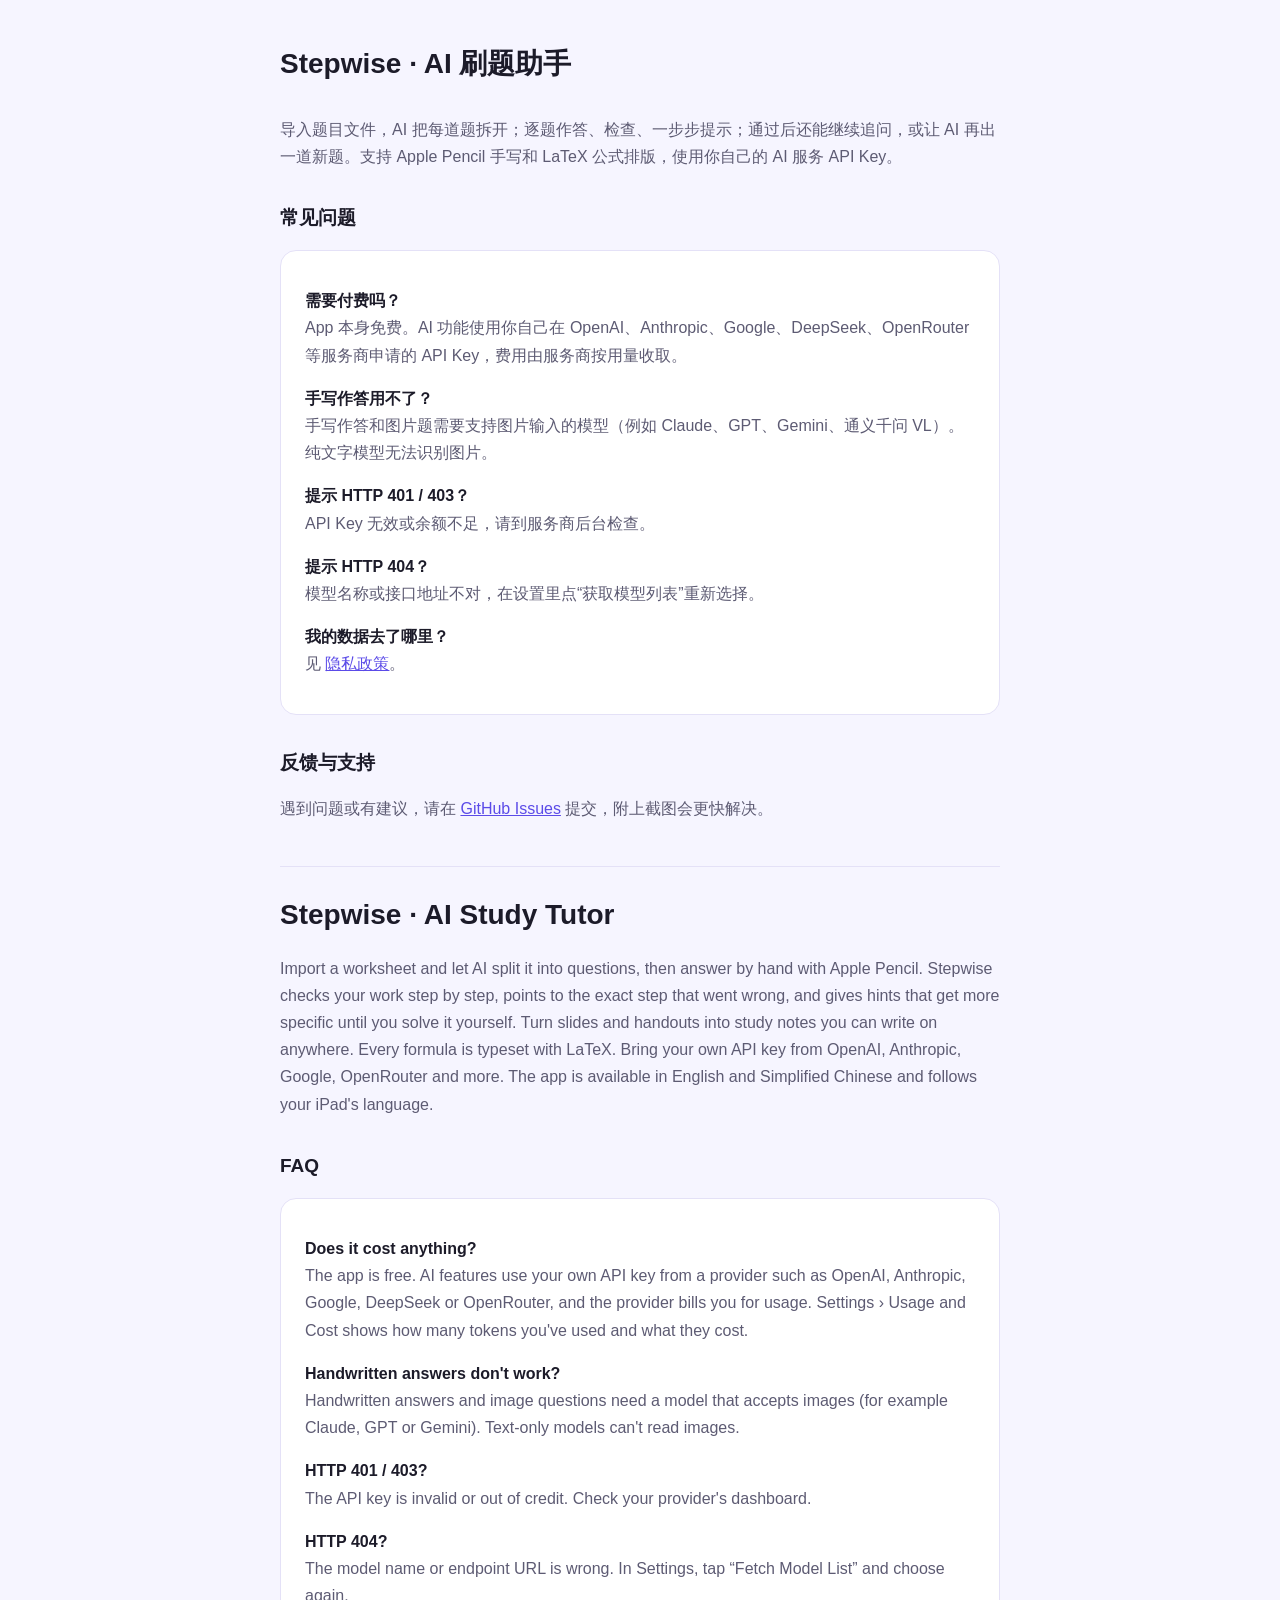
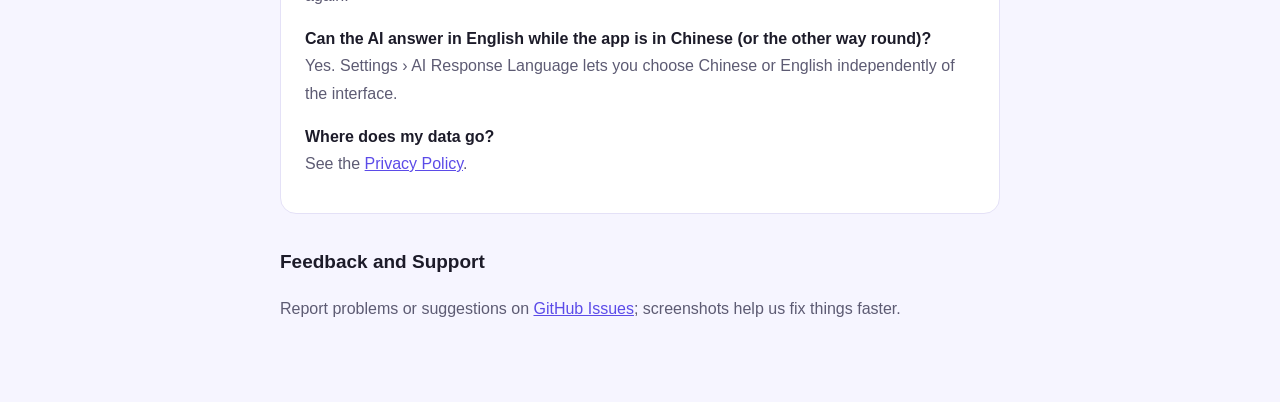
<file: docs/index.html>
<!doctype html>
<html lang="zh-Hans">
<head>
<meta charset="utf-8">
<meta name="viewport" content="width=device-width,initial-scale=1">
<title>Stepwise · AI 刷题助手</title>
<link rel="stylesheet" href="style.css">
</head>
<body>
<main>
<header><h1>Stepwise · AI 刷题助手</h1></header>
<p>导入题目文件，AI 把每道题拆开；逐题作答、检查、一步步提示；通过后还能继续追问，或让 AI 再出一道新题。支持 Apple Pencil 手写和 LaTeX 公式排版，使用你自己的 AI 服务 API Key。</p>

<h2>常见问题</h2>
<div class="card">
<p><strong>需要付费吗？</strong><br>App 本身免费。AI 功能使用你自己在 OpenAI、Anthropic、Google、DeepSeek、OpenRouter 等服务商申请的 API Key，费用由服务商按用量收取。</p>
<p><strong>手写作答用不了？</strong><br>手写作答和图片题需要支持图片输入的模型（例如 Claude、GPT、Gemini、通义千问 VL）。纯文字模型无法识别图片。</p>
<p><strong>提示 HTTP 401 / 403？</strong><br>API Key 无效或余额不足，请到服务商后台检查。</p>
<p><strong>提示 HTTP 404？</strong><br>模型名称或接口地址不对，在设置里点“获取模型列表”重新选择。</p>
<p><strong>我的数据去了哪里？</strong><br>见 <a href="privacy.html">隐私政策</a>。</p>
</div>

<h2>反馈与支持</h2>
<p>遇到问题或有建议，请在 <a href="https://github.com/lswill2007/Stepwise/issues">GitHub Issues</a> 提交，附上截图会更快解决。</p>

<section class="lang" lang="en">
<h1>Stepwise · AI Study Tutor</h1>
<p>Import a worksheet and let AI split it into questions, then answer by hand with Apple Pencil. Stepwise checks your work step by step, points to the exact step that went wrong, and gives hints that get more specific until you solve it yourself. Turn slides and handouts into study notes you can write on anywhere. Every formula is typeset with LaTeX. Bring your own API key from OpenAI, Anthropic, Google, OpenRouter and more. The app is available in English and Simplified Chinese and follows your iPad's language.</p>

<h2>FAQ</h2>
<div class="card">
<p><strong>Does it cost anything?</strong><br>The app is free. AI features use your own API key from a provider such as OpenAI, Anthropic, Google, DeepSeek or OpenRouter, and the provider bills you for usage. Settings › Usage and Cost shows how many tokens you've used and what they cost.</p>
<p><strong>Handwritten answers don't work?</strong><br>Handwritten answers and image questions need a model that accepts images (for example Claude, GPT or Gemini). Text-only models can't read images.</p>
<p><strong>HTTP 401 / 403?</strong><br>The API key is invalid or out of credit. Check your provider's dashboard.</p>
<p><strong>HTTP 404?</strong><br>The model name or endpoint URL is wrong. In Settings, tap “Fetch Model List” and choose again.</p>
<p><strong>Can the AI answer in English while the app is in Chinese (or the other way round)?</strong><br>Yes. Settings › AI Response Language lets you choose Chinese or English independently of the interface.</p>
<p><strong>Where does my data go?</strong><br>See the <a href="privacy.html">Privacy Policy</a>.</p>
</div>

<h2>Feedback and Support</h2>
<p>Report problems or suggestions on <a href="https://github.com/lswill2007/Stepwise/issues">GitHub Issues</a>; screenshots help us fix things faster.</p>
</section>
</main>
</body>
</html>
</file>
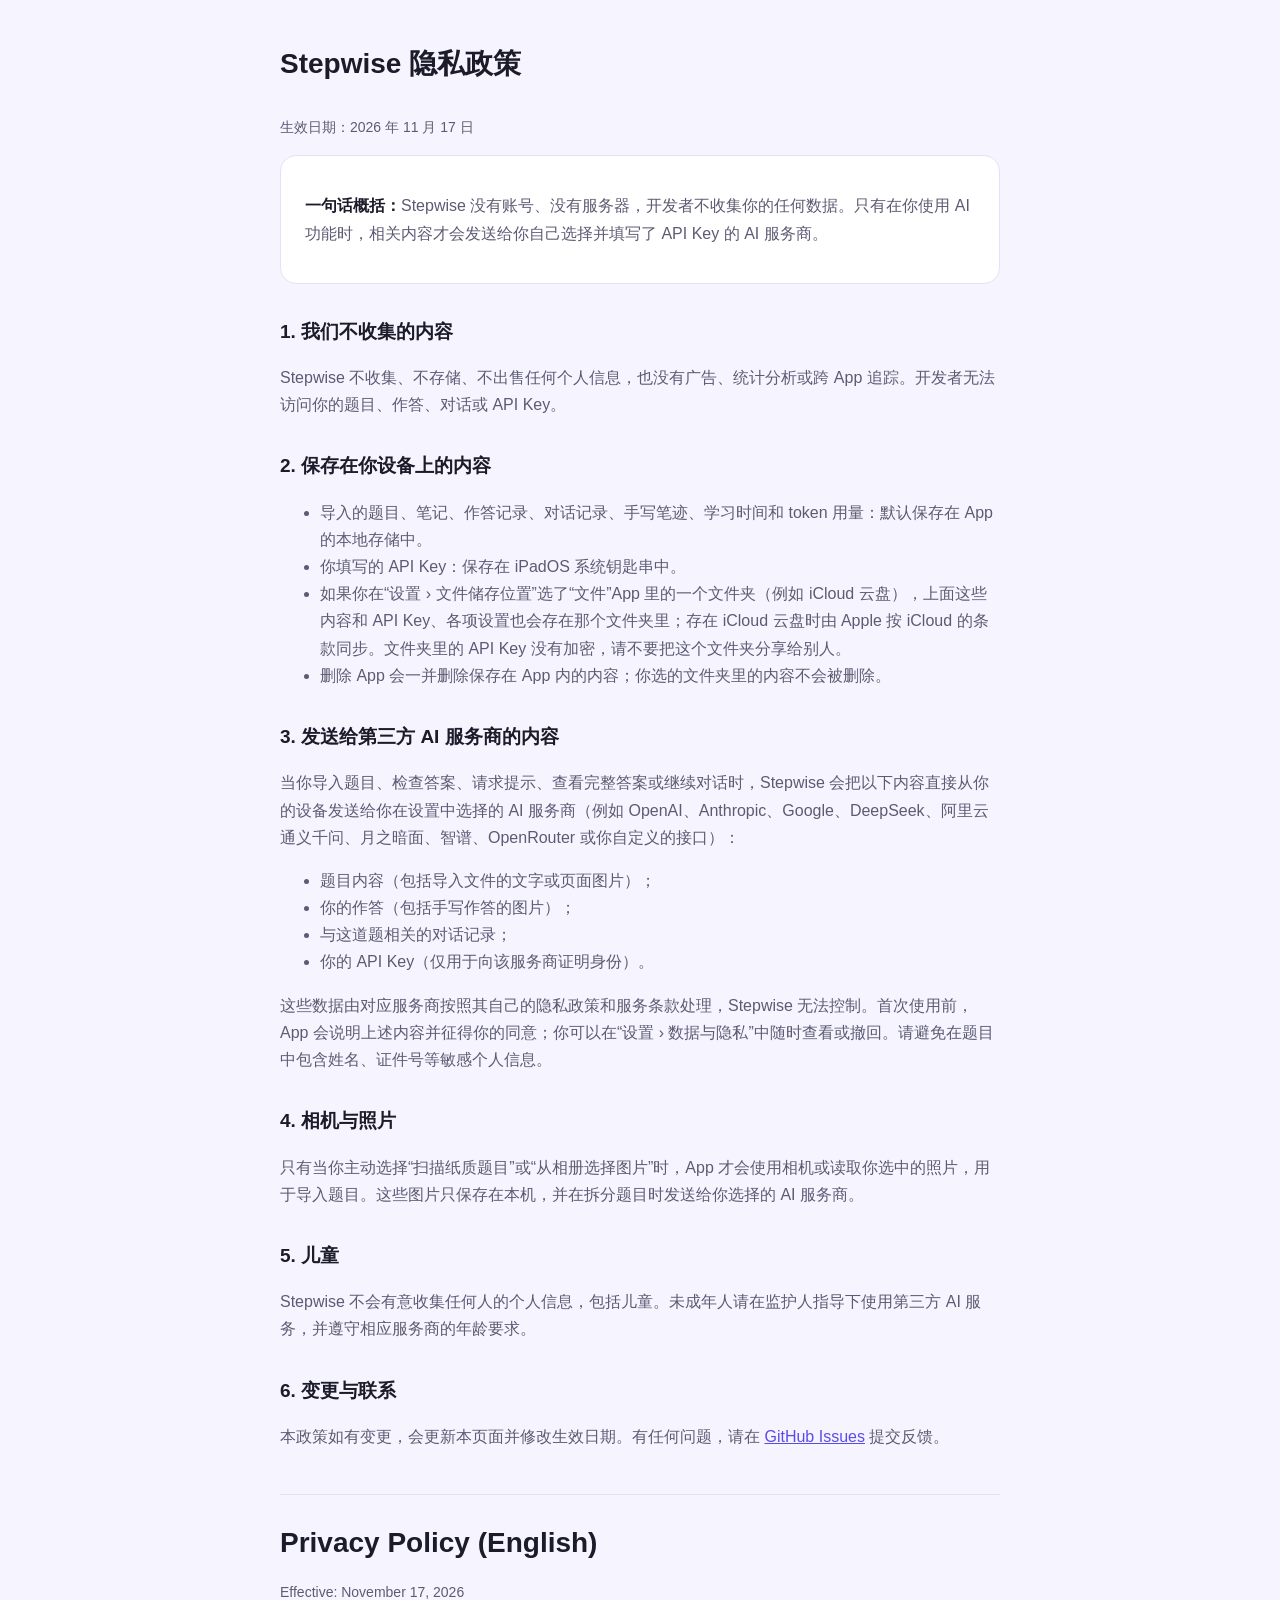
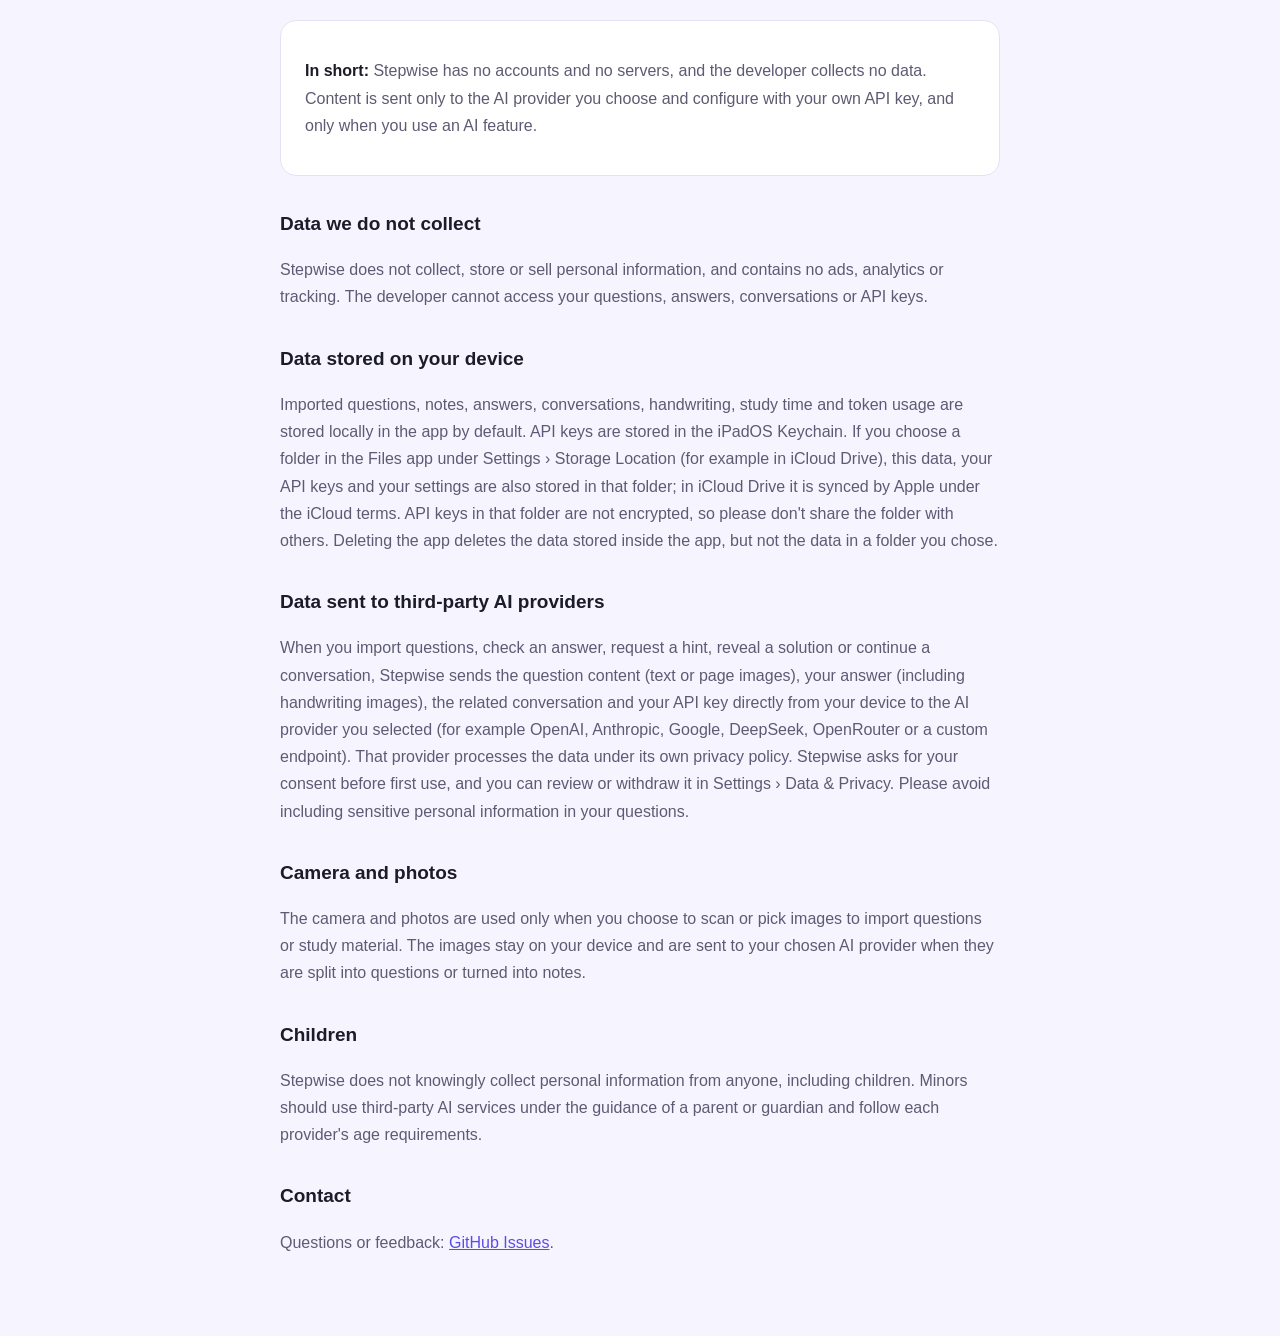
<file: docs/privacy.html>
<!doctype html>
<html lang="zh-Hans">
<head>
<meta charset="utf-8">
<meta name="viewport" content="width=device-width,initial-scale=1">
<title>Stepwise 隐私政策 · Privacy Policy</title>
<link rel="stylesheet" href="style.css">
</head>
<body>
<main>
<header><h1>Stepwise 隐私政策</h1></header>
<p class="updated">生效日期：2026 年 11 月 17 日</p>

<div class="card">
<p><strong>一句话概括：</strong>Stepwise 没有账号、没有服务器，开发者不收集你的任何数据。只有在你使用 AI 功能时，相关内容才会发送给你自己选择并填写了 API Key 的 AI 服务商。</p>
</div>

<h2>1. 我们不收集的内容</h2>
<p>Stepwise 不收集、不存储、不出售任何个人信息，也没有广告、统计分析或跨 App 追踪。开发者无法访问你的题目、作答、对话或 API Key。</p>

<h2>2. 保存在你设备上的内容</h2>
<ul>
<li>导入的题目、笔记、作答记录、对话记录、手写笔迹、学习时间和 token 用量：默认保存在 App 的本地存储中。</li>
<li>你填写的 API Key：保存在 iPadOS 系统钥匙串中。</li>
<li>如果你在“设置 › 文件储存位置”选了“文件”App 里的一个文件夹（例如 iCloud 云盘），上面这些内容和 API Key、各项设置也会存在那个文件夹里；存在 iCloud 云盘时由 Apple 按 iCloud 的条款同步。文件夹里的 API Key 没有加密，请不要把这个文件夹分享给别人。</li>
<li>删除 App 会一并删除保存在 App 内的内容；你选的文件夹里的内容不会被删除。</li>
</ul>

<h2>3. 发送给第三方 AI 服务商的内容</h2>
<p>当你导入题目、检查答案、请求提示、查看完整答案或继续对话时，Stepwise 会把以下内容直接从你的设备发送给你在设置中选择的 AI 服务商（例如 OpenAI、Anthropic、Google、DeepSeek、阿里云通义千问、月之暗面、智谱、OpenRouter 或你自定义的接口）：</p>
<ul>
<li>题目内容（包括导入文件的文字或页面图片）；</li>
<li>你的作答（包括手写作答的图片）；</li>
<li>与这道题相关的对话记录；</li>
<li>你的 API Key（仅用于向该服务商证明身份）。</li>
</ul>
<p>这些数据由对应服务商按照其自己的隐私政策和服务条款处理，Stepwise 无法控制。首次使用前，App 会说明上述内容并征得你的同意；你可以在“设置 › 数据与隐私”中随时查看或撤回。请避免在题目中包含姓名、证件号等敏感个人信息。</p>

<h2>4. 相机与照片</h2>
<p>只有当你主动选择“扫描纸质题目”或“从相册选择图片”时，App 才会使用相机或读取你选中的照片，用于导入题目。这些图片只保存在本机，并在拆分题目时发送给你选择的 AI 服务商。</p>

<h2>5. 儿童</h2>
<p>Stepwise 不会有意收集任何人的个人信息，包括儿童。未成年人请在监护人指导下使用第三方 AI 服务，并遵守相应服务商的年龄要求。</p>

<h2>6. 变更与联系</h2>
<p>本政策如有变更，会更新本页面并修改生效日期。有任何问题，请在 <a href="https://github.com/lswill2007/Stepwise/issues">GitHub Issues</a> 提交反馈。</p>

<section class="lang" lang="en">
<h1>Privacy Policy (English)</h1>
<p class="updated">Effective: November 17, 2026</p>
<div class="card"><p><strong>In short:</strong> Stepwise has no accounts and no servers, and the developer collects no data. Content is sent only to the AI provider you choose and configure with your own API key, and only when you use an AI feature.</p></div>
<h2>Data we do not collect</h2>
<p>Stepwise does not collect, store or sell personal information, and contains no ads, analytics or tracking. The developer cannot access your questions, answers, conversations or API keys.</p>
<h2>Data stored on your device</h2>
<p>Imported questions, notes, answers, conversations, handwriting, study time and token usage are stored locally in the app by default. API keys are stored in the iPadOS Keychain. If you choose a folder in the Files app under Settings › Storage Location (for example in iCloud Drive), this data, your API keys and your settings are also stored in that folder; in iCloud Drive it is synced by Apple under the iCloud terms. API keys in that folder are not encrypted, so please don't share the folder with others. Deleting the app deletes the data stored inside the app, but not the data in a folder you chose.</p>
<h2>Data sent to third-party AI providers</h2>
<p>When you import questions, check an answer, request a hint, reveal a solution or continue a conversation, Stepwise sends the question content (text or page images), your answer (including handwriting images), the related conversation and your API key directly from your device to the AI provider you selected (for example OpenAI, Anthropic, Google, DeepSeek, OpenRouter or a custom endpoint). That provider processes the data under its own privacy policy. Stepwise asks for your consent before first use, and you can review or withdraw it in Settings › Data &amp; Privacy. Please avoid including sensitive personal information in your questions.</p>
<h2>Camera and photos</h2>
<p>The camera and photos are used only when you choose to scan or pick images to import questions or study material. The images stay on your device and are sent to your chosen AI provider when they are split into questions or turned into notes.</p>
<h2>Children</h2>
<p>Stepwise does not knowingly collect personal information from anyone, including children. Minors should use third-party AI services under the guidance of a parent or guardian and follow each provider's age requirements.</p>
<h2>Contact</h2>
<p>Questions or feedback: <a href="https://github.com/lswill2007/Stepwise/issues">GitHub Issues</a>.</p>
</section>
</main>
</body>
</html>
</file>
<file: docs/style.css>
:root{--bg:#f6f5ff;--card:#fff;--text:#1c1b29;--muted:#5d5b73;--accent:#5b4be8;--border:#e4e1f7}
@media (prefers-color-scheme:dark){:root{--bg:#141322;--card:#1e1d31;--text:#f2f1fb;--muted:#a9a6c4;--accent:#9b90ff;--border:#2e2c48}}
*{box-sizing:border-box}
body{margin:0;background:var(--bg);color:var(--text);font:16px/1.7 -apple-system,BlinkMacSystemFont,"PingFang SC","Helvetica Neue",Arial,sans-serif}
main{max-width:760px;margin:0 auto;padding:40px 20px 64px}
header{display:flex;align-items:center;gap:16px;margin-bottom:28px}
h1{font-size:28px;margin:0}
h2{font-size:19px;margin:32px 0 8px}
p,li{color:var(--muted)}
strong{color:var(--text)}
.card{background:var(--card);border:1px solid var(--border);border-radius:16px;padding:20px 24px;margin:16px 0}
a{color:var(--accent)}
.lang{margin-top:44px;padding-top:24px;border-top:1px solid var(--border)}
.updated{font-size:14px}
</file>
